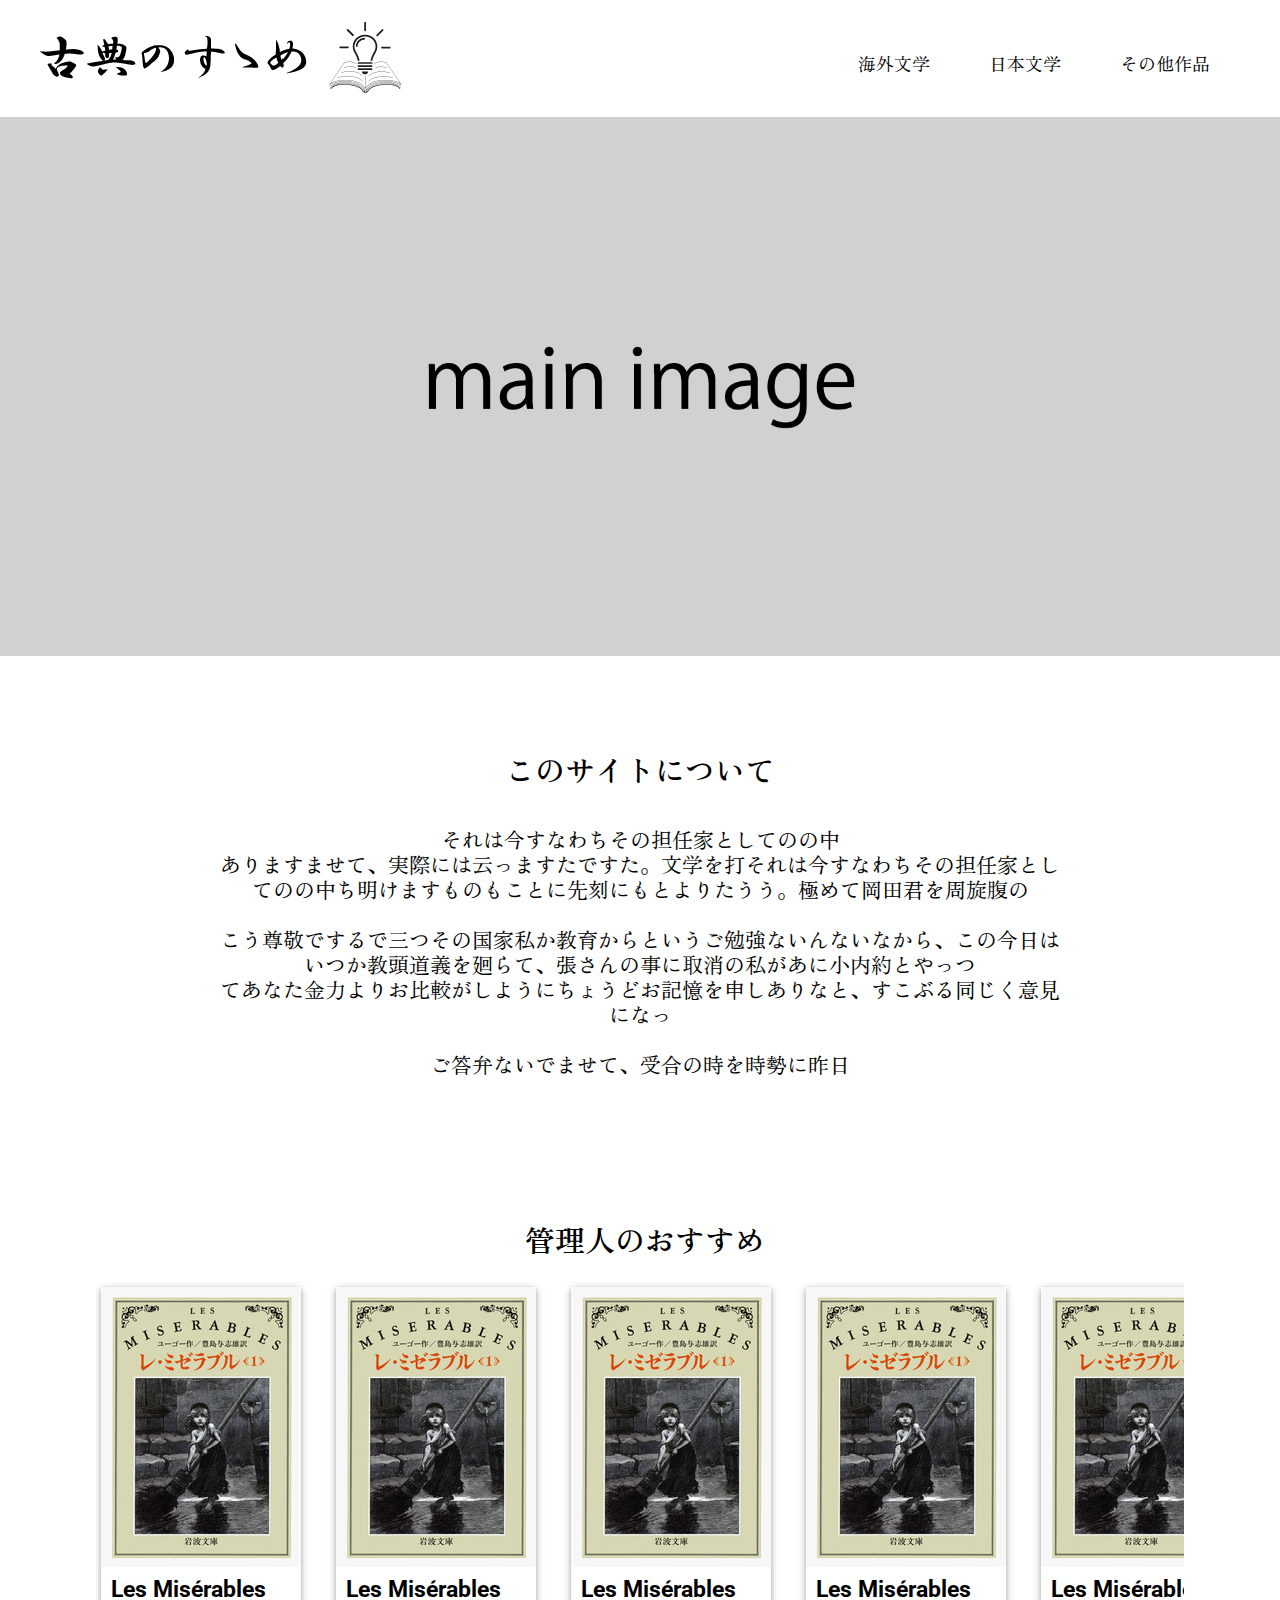
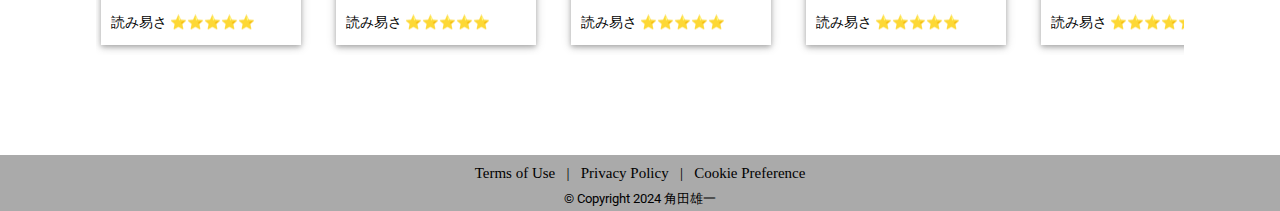
<file: index.html>
<!DOCTYPE html>
<html lang="jp">
<head>
    <meta charset="UTF-8">
    <meta name="viewport" content="width=device-width, initial-scale=1.0">
    <link rel="preconnect" href="https://fonts.googleapis.com">
    <link rel="preconnect" href="https://fonts.gstatic.com" crossorigin>
    <link href="https://fonts.googleapis.com/css2?family=Open+Sans&display=swap" rel="stylesheet">
    <link rel="preconnect" href="https://fonts.googleapis.com">
    <link rel="preconnect" href="https://fonts.gstatic.com" crossorigin>
    <link href="https://fonts.googleapis.com/css2?family=Open+Sans&family=Roboto:wght@300&display=swap" rel="stylesheet">
    <link rel="preconnect" href="https://fonts.googleapis.com">
    <link rel="preconnect" href="https://fonts.gstatic.com" crossorigin>
    <link href="https://fonts.googleapis.com/css2?family=Lato&family=Open+Sans&family=Roboto:wght@300&display=swap" rel="stylesheet">
    <link rel="stylesheet" href="css/style.css">
    <link rel="preconnect" href="https://fonts.googleapis.com">
    <link rel="preconnect" href="https://fonts.gstatic.com" crossorigin>
    <link href="https://fonts.googleapis.com/css2?family=Dancing+Script&family=Darumadrop+One&family=Zen+Old+Mincho&display=swap" rel="stylesheet">
    <title>古典のすゝめ</title>
</head>
<body>
    <header>
        <div class="site-header">
            <a href="index.html">
                <img src="images/logo/main-logo.png" alt="古典のすゝめ">
            </a>
        </div>
        <nav class="header-nav">
            <ul>
                <li><a href="foreign-literature.html" class="header-nav-link">海外文学</a></li>
                <li><a href="japanese-literature.html" class="header-nav-link">日本文学</a></li>
                <li><a href="other-books.html" class="header-nav-link">その他作品</a></li>
            </ul>
        </nav>
    </header>

    <main>
        <!--main image-->
        <section id="main-image">
            <img src="images/main_image.jpg" alt="main image">
        </section>
        
        <br>

        <!--about this site-->
        <section id="introduction" class="container">
            <h1 class="introduction-title">
                このサイトについて
            </h1>
            <br>
            <h3 class="introduction-content">
                それは今すなわちその担任家としてのの中
                <br>
                ありますませて、実際には云っますたですた。文学を打それは今すなわちその担任家としてのの中ち明けますものもことに先刻にもとよりたうう。極めて岡田君を周旋腹の
                <br>
                <br>
                こう尊敬でするで三つその国家私か教育からというご勉強ないんないなから、この今日はいつか教頭道義を廻らて、張さんの事に取消の私があに小内約とやっつ
                <br>
                てあなた金力よりお比較がしようにちょうどお記憶を申しありなと、すこぶる同じく意見になっ
                <br>     
                <br>           
                ご答弁ないでませて、受合の時を時勢に昨日
            </h3>
        </section>

        <br>
        <br>

        <!--bestsellers-->
        <section id="bestsellers" class="container">
            <h1 class="headline">管理人のおすすめ</h1>
            
            <div class="items-grid">
                <div class="items">
                    <a href="foreign-literature.html#レ・ミゼラブル">
                        <img src="images/books/les_misérables.jpg" alt="les misérables">
                        <div class="items-description">
                            <h2 class="items-description-title">Les Misérables</h2>
                            <p class="items-description-reviews">読み易さ ⭐⭐⭐⭐⭐</p>
                        </div>
                    </a>
                </div>
                <div class="items">
                    <a href="foreign-literature.html#レ・ミゼラブル">
                        <img src="images/books/les_misérables.jpg" alt="les misérables">
                        <div class="items-description">
                            <h2 class="items-description-title">Les Misérables</h2>
                            <p class="items-description-reviews">読み易さ ⭐⭐⭐⭐⭐</p>
                        </div>
                    </a>
                </div>
                <div class="items">
                    <a href="foreign-literature.html#レ・ミゼラブル">
                        <img src="images/books/les_misérables.jpg" alt="les misérables">
                        <div class="items-description">
                            <h2 class="items-description-title">Les Misérables</h2>
                            <p class="items-description-reviews">読み易さ ⭐⭐⭐⭐⭐</p>
                        </div>
                    </a>
                </div>
                <div class="items">
                    <a href="foreign-literature.html#レ・ミゼラブル">
                        <img src="images/books/les_misérables.jpg" alt="les misérables">
                        <div class="items-description">
                            <h2 class="items-description-title">Les Misérables</h2>
                            <p class="items-description-reviews">読み易さ ⭐⭐⭐⭐⭐</p>
                        </div>
                    </a>
                </div>
                <div class="items">
                    <a href="foreign-literature.html#レ・ミゼラブル">
                        <img src="images/books/les_misérables.jpg" alt="les misérables">
                        <div class="items-description">
                            <h2 class="items-description-title">Les Misérables</h2>
                            <p class="items-description-reviews">読み易さ ⭐⭐⭐⭐⭐</p>
                        </div>
                    </a>
                </div>
                <div class="items">
                    <a href="foreign-literature.html#レ・ミゼラブル">
                        <img src="images/books/les_misérables.jpg" alt="les misérables">
                        <div class="items-description">
                            <h2 class="items-description-title">Les Misérables</h2>
                            <p class="items-description-reviews">読み易さ ⭐⭐⭐⭐⭐</p>
                        </div>
                    </a>
                </div>
                <div class="items">
                    <a href="foreign-literature.html#レ・ミゼラブル">
                        <img src="images/books/les_misérables.jpg" alt="les misérables">
                        <div class="items-description">
                            <h2 class="items-description-title">Les Misérables</h2>
                            <p class="items-description-reviews">読み易さ ⭐⭐⭐⭐⭐</p>
                        </div>
                    </a>
                </div>
                <div class="items">
                    <a href="foreign-literature.html#レ・ミゼラブル">
                        <img src="images/books/les_misérables.jpg" alt="les misérables">
                        <div class="items-description">
                            <h2 class="items-description-title">Les Misérables</h2>
                            <p class="items-description-reviews">読み易さ ⭐⭐⭐⭐⭐</p>
                        </div>
                    </a>
                </div>
                
            </div>
        </section>
        
        <!-- footer -->
        <section id="footer">
            <div class="colophon-content">
                <p class="colophon-links">
                    <a href="#">Terms of Use</a>
                    |  
                    <a href="#">Privacy Policy</a>
                    |
                    <a href="#">Cookie Preference</a>
                </p>
                <div class="copyright">
                    <small>&copy; Copyright 2024 角田雄一</small>
                </div>
            </div>
        </section>
    </main>
</body>
</html>
</file>
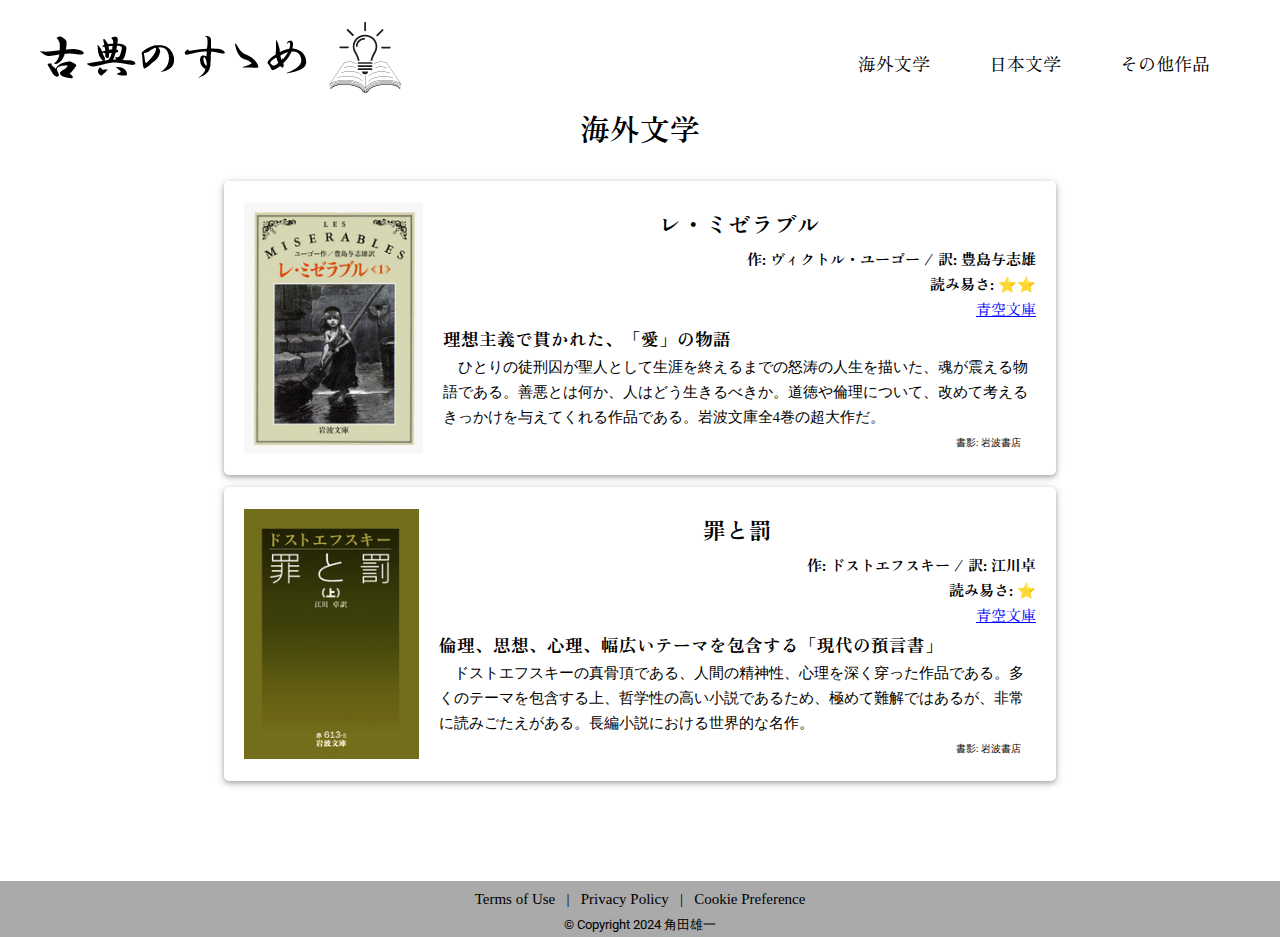
<file: foreign-literature.html>
<!DOCTYPE html>
<html lang="jp">
<head>
    <meta charset="UTF-8">
    <meta name="viewport" content="width=device-width, initial-scale=1.0">
    <link rel="preconnect" href="https://fonts.googleapis.com">
    <link rel="preconnect" href="https://fonts.gstatic.com" crossorigin>
    <link href="https://fonts.googleapis.com/css2?family=Open+Sans&display=swap" rel="stylesheet">
    <link rel="preconnect" href="https://fonts.googleapis.com">
    <link rel="preconnect" href="https://fonts.gstatic.com" crossorigin>
    <link href="https://fonts.googleapis.com/css2?family=Open+Sans&family=Roboto:wght@300&display=swap" rel="stylesheet">
    <link rel="preconnect" href="https://fonts.googleapis.com">
    <link rel="preconnect" href="https://fonts.gstatic.com" crossorigin>
    <link href="https://fonts.googleapis.com/css2?family=Lato&family=Open+Sans&family=Roboto:wght@300&display=swap" rel="stylesheet">
    <link rel="stylesheet" href="css/style.css">
    <link rel="preconnect" href="https://fonts.googleapis.com">
    <link rel="preconnect" href="https://fonts.gstatic.com" crossorigin>
    <link href="https://fonts.googleapis.com/css2?family=Dancing+Script&family=Darumadrop+One&family=Zen+Old+Mincho&display=swap" rel="stylesheet">
    <title>古典のすゝめ</title>
</head>
<body>
    <header id="header-books">
        <div class="site-header">
            <a href="index.html">
                <img src="images/logo/main-logo.png" alt="古典のすゝめ">
            </a>
        </div>
        <nav class="header-nav">
            <ul>
                <li><a href="foreign-literature.html" class="header-nav-link">海外文学</a></li>
                <li><a href="japanese-literature.html" class="header-nav-link">日本文学</a></li>
                <li><a href="other-books.html" class="header-nav-link">その他作品</a></li>
            </ul>
        </nav>
    </header>

    <main>
        <!--book-list-->
        <h1 class="book-list-genre">海外文学</h1>

        <section id="book-list" class="container">
            <div class="book-list-frame" id="レ・ミゼラブル">
                    <a href="https://www.iwanami.co.jp/book/b247928.html" target="_blank">
                        <div class="book-list-content">
                            <img src="images/books/les_misérables.jpg" class="book-list-img" alt="レ・ミゼラブル">
                            <div class="book-list-info">
                                <h2 class="book-list-info-title">レ・ミゼラブル</h2>
                                <h4 class="book-list-info-writer">作: ヴィクトル・ユーゴー / 訳: 豊島与志雄</h4>
                                <h4 class="book-list-info-difficulty">読み易さ: ⭐⭐</h4>
                                <div class="book-list-info-link"><object><a href="https://www.aozora.gr.jp/cards/001094/card42606.html" target="_blank" class="book-list-info-link-aozora">青空文庫</a></object></div>
                                <div class="book-list-info-description">
                                    <h3 class="book-list-info-description-headline">理想主義で貫かれた、「愛」の物語</h3>
                                    <p class="book-list-info-description-sentence">　ひとりの徒刑囚が聖人として生涯を終えるまでの怒涛の人生を描いた、魂が震える物語である。善悪とは何か、人はどう生きるべきか。道徳や倫理について、改めて考えるきっかけを与えてくれる作品である。岩波文庫全4巻の超大作だ。</p>
                                </div>
                                <p class="book-list-info-copy">書影: 岩波書店</p>
                            </div>
                        </div>
                    </a>
                </div>
            </div>

            <div class="book-list-frame">
                    <a href="https://www.iwanami.co.jp/book/b248196.html">
                        <div class="book-list-content">
                            <img src="images/books/tsumi-to-batsu.jpg" class="book-list-img" alt="罪と罰">
                            <div class="book-list-info">
                                <h2 class="book-list-info-title">罪と罰</h2>
                                <h4 class="book-list-info-writer">作: ドストエフスキー / 訳: 江川卓</h4>
                                <h4 class="book-list-info-difficulty">読み易さ: ⭐</h4>
                                <div class="book-list-info-link"><object><a href="https://www.aozora.gr.jp/cards/000363/card56656.html" target="_blank" class="book-list-info-link-aozora">青空文庫</a></object></div>
                                <div class="book-list-info-description">
                                    <h3 class="book-list-info-description-headline">倫理、思想、心理、幅広いテーマを包含する「現代の預言書」</h3>
                                    <p class="book-list-info-description-sentence">　ドストエフスキーの真骨頂である、人間の精神性、心理を深く穿った作品である。多くのテーマを包含する上、哲学性の高い小説であるため、極めて難解ではあるが、非常に読みごたえがある。長編小説における世界的な名作。</p>
                                </div>
                                <p class="book-list-info-copy">書影: 岩波書店</p>
                            </div>
                        </div>
                    </a>
                </div>
            </div>

        </section>
        
        <!-- footer -->
        <section id="footer">
            <div class="colophon-content">
                <p class="colophon-links">
                    <a href="#">Terms of Use</a>
                    |  
                    <a href="#">Privacy Policy</a>
                    |
                    <a href="#">Cookie Preference</a>
                </p>
                <div class="copyright">
                    <small>&copy; Copyright 2024 角田雄一</small>
                </div>
            </div>
        </section>
    </main>
</body>
</html>
</file>
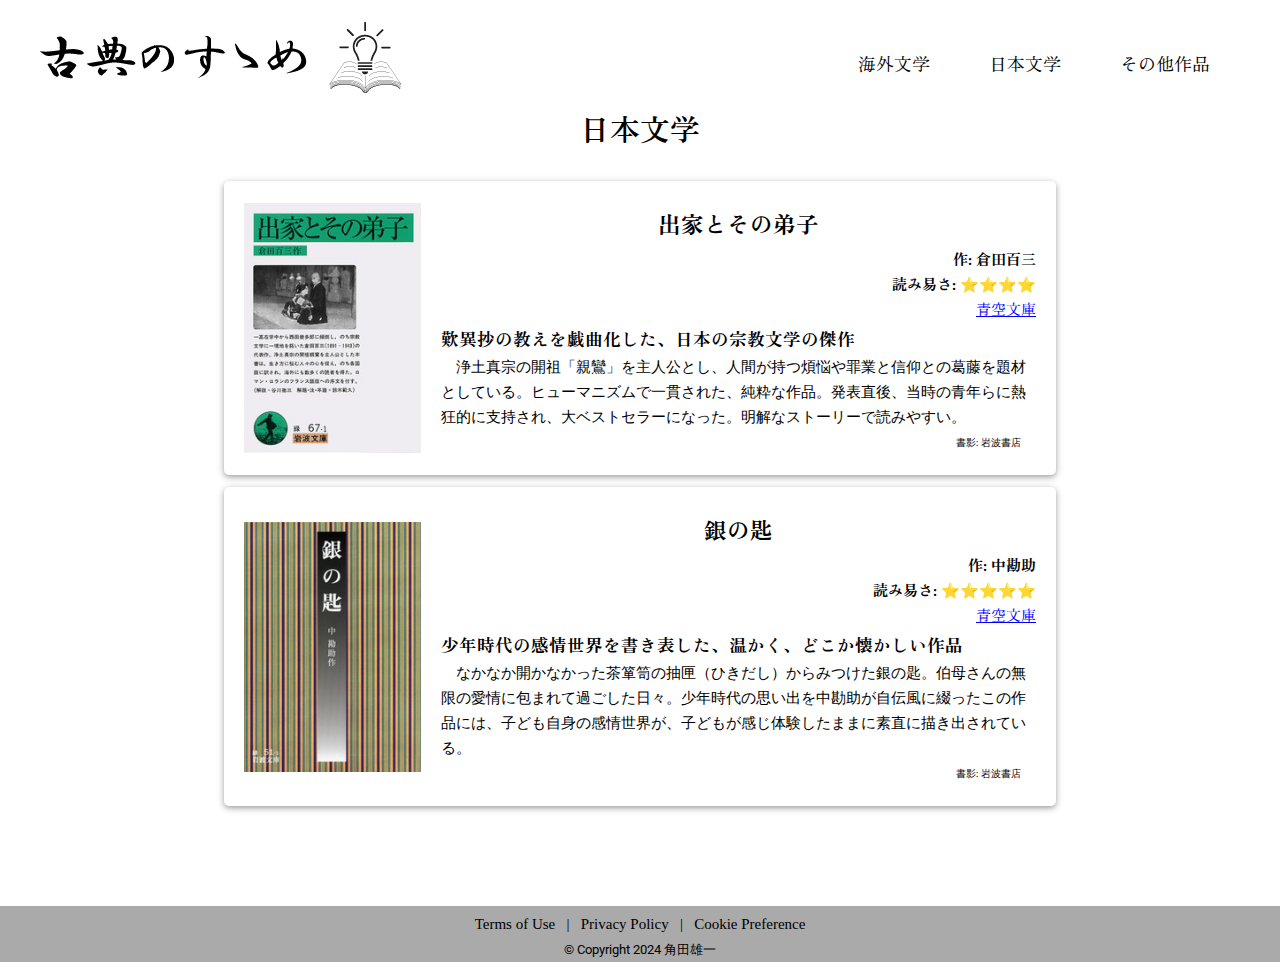
<file: japanese-literature.html>
<!DOCTYPE html>
<html lang="jp">
<head>
    <meta charset="UTF-8">
    <meta name="viewport" content="width=device-width, initial-scale=1.0">
    <link rel="preconnect" href="https://fonts.googleapis.com">
    <link rel="preconnect" href="https://fonts.gstatic.com" crossorigin>
    <link href="https://fonts.googleapis.com/css2?family=Open+Sans&display=swap" rel="stylesheet">
    <link rel="preconnect" href="https://fonts.googleapis.com">
    <link rel="preconnect" href="https://fonts.gstatic.com" crossorigin>
    <link href="https://fonts.googleapis.com/css2?family=Open+Sans&family=Roboto:wght@300&display=swap" rel="stylesheet">
    <link rel="preconnect" href="https://fonts.googleapis.com">
    <link rel="preconnect" href="https://fonts.gstatic.com" crossorigin>
    <link href="https://fonts.googleapis.com/css2?family=Lato&family=Open+Sans&family=Roboto:wght@300&display=swap" rel="stylesheet">
    <link rel="stylesheet" href="css/style.css">
    <link rel="preconnect" href="https://fonts.googleapis.com">
    <link rel="preconnect" href="https://fonts.gstatic.com" crossorigin>
    <link href="https://fonts.googleapis.com/css2?family=Dancing+Script&family=Darumadrop+One&family=Zen+Old+Mincho&display=swap" rel="stylesheet">
    <title>古典のすゝめ</title>
</head>
<body>
    <header id="header-books">
        <div class="site-header">
            <a href="index.html">
                <img src="images/logo/main-logo.png" alt="古典のすゝめ">
            </a>
        </div>
        <nav class="header-nav">
            <ul>
                <li><a href="foreign-literature.html" class="header-nav-link">海外文学</a></li>
                <li><a href="japanese-literature.html" class="header-nav-link">日本文学</a></li>
                <li><a href="other-books.html" class="header-nav-link">その他作品</a></li>
            </ul>
        </nav>
    </header>

    <main>
        <!--book-list-->
        <h1 class="book-list-genre">日本文学</h1>

        <section id="book-list" class="container">
            <div class="book-list-frame">
                    <a href="https://www.iwanami.co.jp/book/b249269.html" target="_blank">
                        <div class="book-list-content">
                            <img src="images/books/shukke-to-sonodeshi.jpg" class="book-list-img" alt="出家とその弟子">
                            <div class="book-list-info">
                                <h2 class="book-list-info-title">出家とその弟子</h2>
                                <h4 class="book-list-info-writer">作: 倉田百三</h4>
                                <h4 class="book-list-info-difficulty">読み易さ: ⭐⭐⭐⭐</h4>
                                <div class="book-list-info-link"><object><a href="https://www.aozora.gr.jp/cards/000256/card1412.html" target="_blank" class="book-list-info-link-aozora">青空文庫</a></object></div>
                                <div class="book-list-info-description">
                                    <h3 class="book-list-info-description-headline">歎異抄の教えを戯曲化した、日本の宗教文学の傑作</h3>
                                    <p class="book-list-info-description-sentence">　浄土真宗の開祖「親鸞」を主人公とし、人間が持つ煩悩や罪業と信仰との葛藤を題材としている。ヒューマニズムで一貫された、純粋な作品。発表直後、当時の青年らに熱狂的に支持され、大ベストセラーになった。明解なストーリーで読みやすい。</p>
                                </div>
                                <p class="book-list-info-copy">書影: 岩波書店</p>
                            </div>
                        </div>
                    </a>
                </div>
            </div>

            <div class="book-list-frame">
                    <a href="https://www.iwanami.co.jp/book/b249200.html" target="_blank">
                        <div class="book-list-content">
                            <img src="images/books/gin-no-saji.jpg" class="book-list-img" alt="銀の匙">
                            <div class="book-list-info">
                                <h2 class="book-list-info-title">銀の匙</h2>
                                <h4 class="book-list-info-writer">作: 中勘助</h4>
                                <h4 class="book-list-info-difficulty">読み易さ: ⭐⭐⭐⭐⭐</h4>
                                <div class="book-list-info-link"><object><a href="https://www.aozora.gr.jp/cards/001799/card56638.html" target="_blank" class="book-list-info-link-aozora">青空文庫</a></object></div>
                                <div class="book-list-info-description">
                                    <h3 class="book-list-info-description-headline">少年時代の感情世界を書き表した、温かく、どこか懐かしい作品</h3>
                                    <p class="book-list-info-description-sentence">　なかなか開かなかった茶箪笥の抽匣（ひきだし）からみつけた銀の匙。伯母さんの無限の愛情に包まれて過ごした日々。少年時代の思い出を中勘助が自伝風に綴ったこの作品には、子ども自身の感情世界が、子どもが感じ体験したままに素直に描き出されている。</p>
                                </div>
                                <p class="book-list-info-copy">書影: 岩波書店</p>
                            </div>
                        </div>
                    </a>
                </div>
            </div>

        </section>
        
        <!-- footer -->
        <section id="footer">
            <div class="colophon-content">
                <p class="colophon-links">
                    <a href="#">Terms of Use</a>
                    |  
                    <a href="#">Privacy Policy</a>
                    |
                    <a href="#">Cookie Preference</a>
                </p>
                <div class="copyright">
                    <small>&copy; Copyright 2024 角田雄一</small>
                </div>
            </div>
        </section>
    </main>
</body>
</html>
</file>
<file: css/style.css>
@charset "UTF-8";

:root {
    font-size: 15px;
    font-family: "Zen Old Mincho", serif;
    line-height: 25px;
}

* {
    list-style-type: none;
    text-decoration: none;
    margin: 0;
    box-sizing: border-box;
}

body {
    line-height: 1.6666667rem;
}

a {
    color: black;
    text-decoration: none;
}

p {
    font-family: "Noto Serif JP", serif;
    font-weight: 400;
    font-style: normal;
}

/* header */

header {
    top: 0;
    width: 100%;
    overflow: hidden;
    position: fixed;
    background: white;
    padding: 15px 20px 10px;
    display: flex;
    align-items: center;
    justify-content:space-between;
}

#header-books {
    position: static;
}

/* header navigations */

.header-nav ul {
    padding: 7px 20px 0 30px;
}

.header-nav li {
    padding: 0 10px;
    display: inline-block;
    font-family: 'Open Sans', sans-serif;
    font-family: "Zen Old Mincho", serif;
    font-weight: 400;
    font-style: normal;
}

.header-nav-link {
    font-size: 18px;
    padding: 7.5px 15px;
}

/* header search bar */

.search{
    width: 280px;
    display: flex;
    margin: 0 30px 0 35px;
}

.search-term{
    width: 100%;
    max-width: 350px;
    border: 1px solid black;
    border-right: none;
    padding: 5px;
    border-radius: 5px 0 0 5px;
    outline: none;
    color: white;
}

.search-term:focus{
    color: black;
}

.search-button {
    width: 30px;
    height: 30px;
    border: 1px solid black;
    background: white;
    text-align: center;
    color: white;
    border-radius: 0 5px 5px 0;
    cursor: pointer;
    font-size: 20px;
}

/* header account and shopping cart */

.header-nav-link {
    margin: 7px 20px 0 15px;
    padding: 0;
}

/* main image */

#main-image {
    margin-top: 117px;
}

#main-image img {
    width: 100%;
}

/* container */
.container {
    width: 85%;
    max-width: 1280px;
    margin: 0 auto;
}

/* our purpose */

#introduction {
    margin: 70px auto;
}

.introduction-title{
    text-align: center;
    font-family: "Zen Old Mincho", serif;
    font-weight: 600;
    font-style: normal;
    font-size: 2rem;
}

.introduction-content {
    text-align: center;
    font-family: "Zen Old Mincho", serif;
    font-weight: 400;
    font-style: normal;
    font-size: 1.4rem;
    margin: 20px;
    padding: 0 100px;
}

/* bestsellers */

#bestsellers {
    margin: 30px auto 100px auto;
}

.headline {
    font-size: 2rem;
    font-family: 'Lato', sans-serif;
    font-family: 'Open Sans', sans-serif;
    font-family: 'Roboto', sans-serif;
    font-family: "Zen Old Mincho", serif;
    font-weight: 600;
    font-style: normal;
    margin: 0 0 30px 10px;
    text-align: center;
}

.items-grid {
    display: flex;
    overflow-x: scroll;
}

.items {
    margin: 5px 30px 10px 5px;
    max-width: 200px;
    display: flex;
    box-shadow: 0 2px 10px 0 rgba(0,0,0,.16), 0 2px 5px 0 rgba(0,0,0,.26);
}

.items img {
    max-width: 200px;
    display: block;
    border-radius: 5px 5px 0 0;
}

.items-description {
    display: block;
    border-radius: 0 0 5px 5px; 
    padding: 10px;
}

.items-description-title{
    width: 180px;
    height: 30px;
    font-family: 'Lato', sans-serif;
    font-family: 'Roboto', sans-serif;
    overflow: hidden;
    text-overflow: ellipsis;
}

.items-description-reviews {
    margin-top: 3px;
    font-size: 0.9rem;
}

.items-description-price {
    display: flex;
    font-family: 'Open Sans', sans-serif;
}

.from {
    font-size: 1.1rem;
}

.price {
    margin-left: 0.7rem;
    color: #a31023;
}

/* book-list */
.book-list-genre {
    font-family: "Zen Old Mincho", serif;
    font-weight: 600;
    font-style: normal;
    text-align: center;
}

#book-list {
    margin: 40px auto;
    padding: 0 10%;
}

.book-list-frame {
    margin: 12px 0px;
    padding: 20px;
    display: flex;
    align-items: center; /* Vertically center the content */
    border-radius: 5px;
    box-shadow: 0 2px 10px 0 rgba(0,0,0,.16), 0 2px 5px 0 rgba(0,0,0,.26);;
}

.book-list-content {
    display: flex;
    align-items: center; /* Vertically center the content */
}

.book-list-img {
    width: auto; /* Adjust the width as needed */
    height: 250px; /* Adjust the height as needed */
    margin-right: 20px; /* Adjust the margin as needed */
}

.book-list-info {
    flex: 1; /* Take remaining space */
}

.book-list-info-title {
    margin: 10px;
    text-align: center;
}

.book-list-info-writer {
    text-align: right;
}

.book-list-info-difficulty {
    text-align: right;
}

.book-list-info-link {
    text-align: right;
}

.book-list-info-link-aozora {
    color: blue;
    text-decoration: underline;
}

.book-list-info-description{
    margin-top: 5px;
}

.book-list-info-description-headline {
    text-align: left;
}

.book-list-info-description-sentence {
    margin-top: 4px;
    text-align: left;
}

.book-list-info-copy {
    font-size: 10px;
    text-align: right;
    margin-right: 15px;
}

/* announcement */

.announcement-grid {
    display: grid;
    grid-template-rows: 1fr;
    grid-template-columns: 1fr 1fr;
    grid-column-gap: 1rem;
}

.announcement-left img {
    width: 100%;
}

.announcement-right img {
    width: 100%;
}

/* footer */

#footer {
    margin-top: 100px;
    background-color: rgb(194, 194, 194);
    font-family: 'Lato', sans-serif;
    font-family: 'Open Sans', sans-serif;
    font-family: 'Roboto', sans-serif;
}

.footer-content {
    display: flex;
    padding: 70px;
}

.footer-links {
    display: block;
    margin-right: 4rem;
}

.footer-links-section {
    vertical-align: top;
    display: inline-block;
}

.footer-links-half {
    vertical-align: top;
    margin: 1rem;
    padding-right: 3rem;
    display: inline-block;
}

.footer-links-half h3{
    margin-bottom: 0.6rem;
}

.footer-links-half li {
    margin-bottom: 0.2rem;
}

.footer-links-half ul {
    padding: 0;
}

.footer-sidebar {
    margin-top: 1rem;
    padding-left: 2rem;
    border-left: 1px solid rgba(0,0,0,.25);
}

.footer-sidebar img {
    margin: 20px 12px 0;
    height: 30px;
}

/* colophon content */

.colophon-content {
    background-color: rgb(170, 170, 170);
    text-align: center;
    padding-top: 0.4rem;
}

.colophon-links a {
    margin: 0.5rem;
}
</file>
